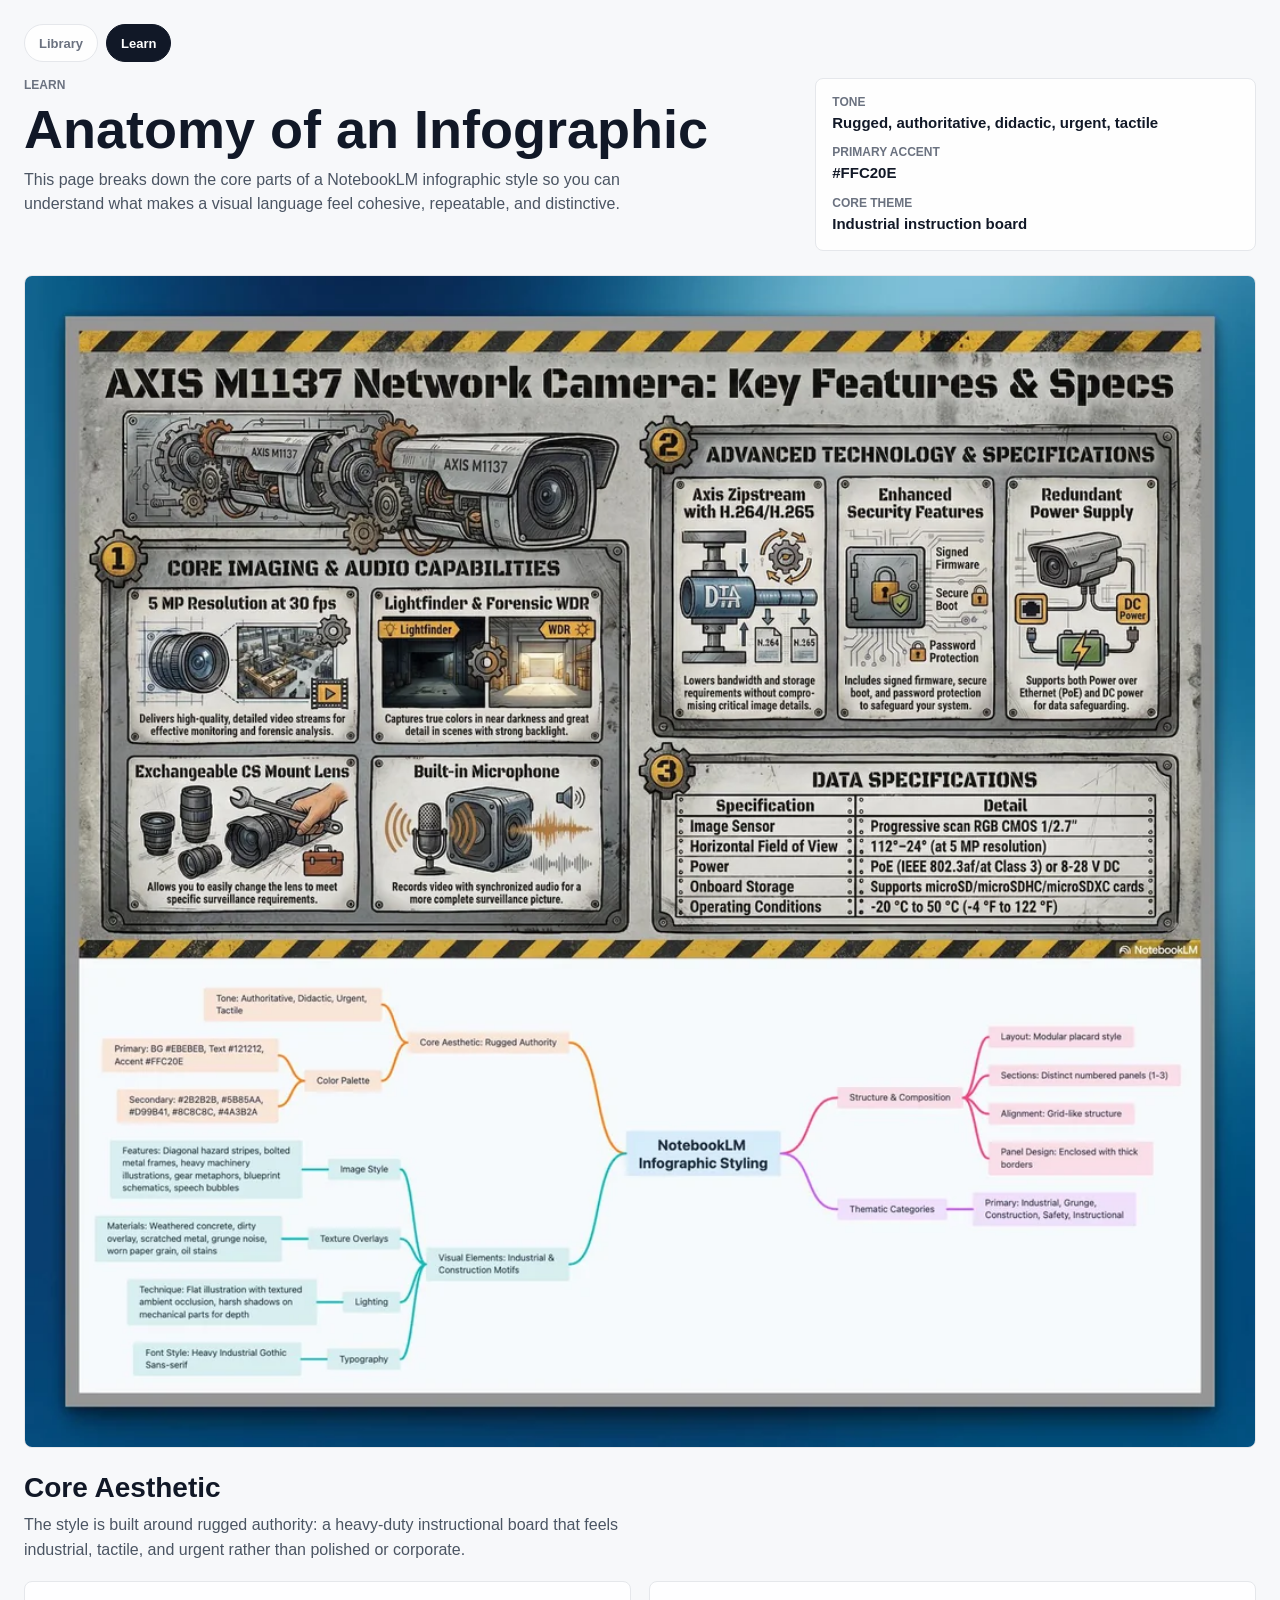
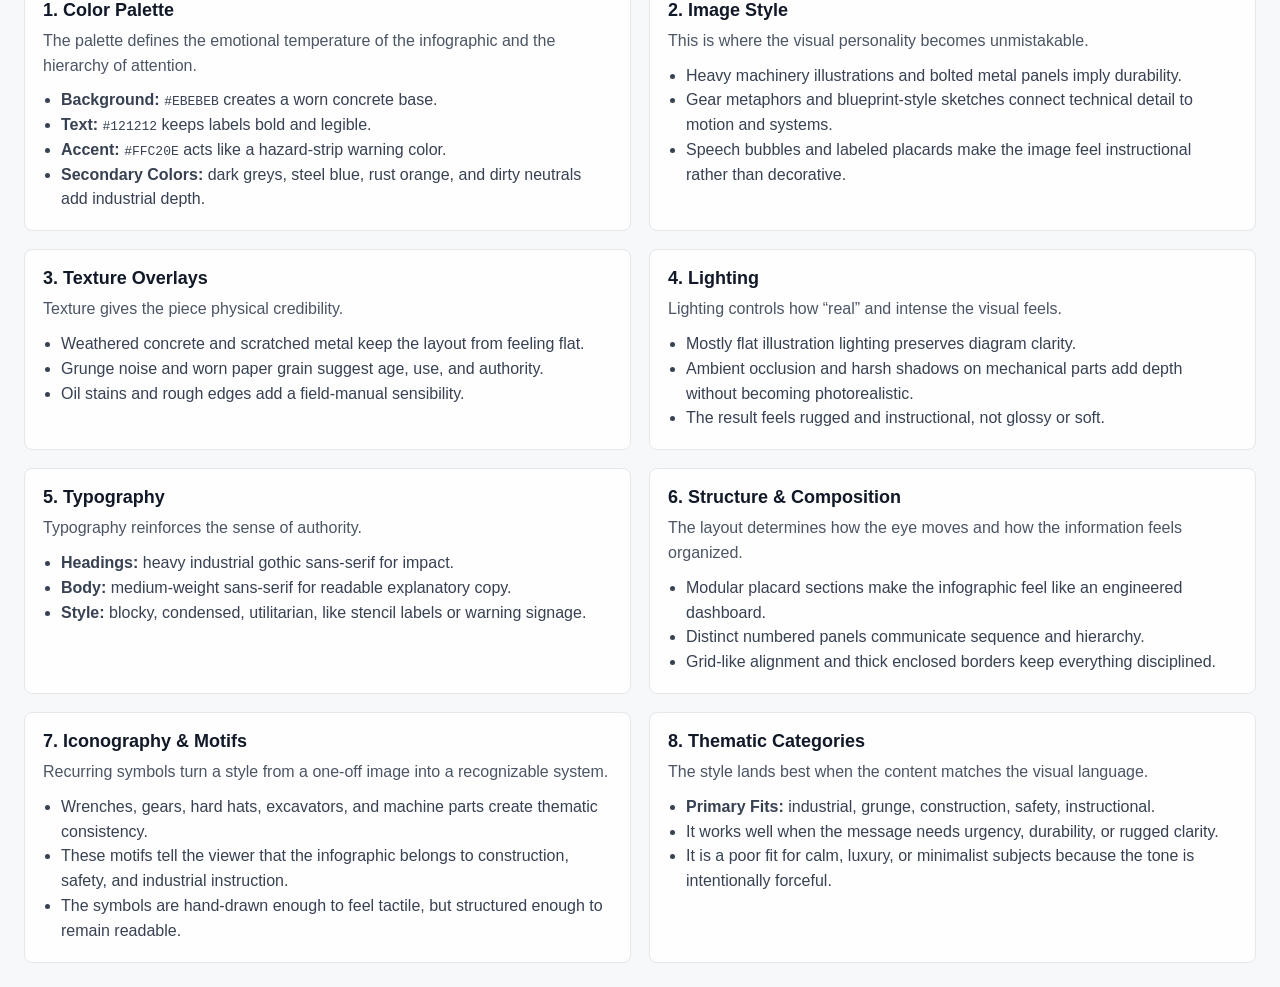
<file: learn.html>
<!DOCTYPE html>
<html>
<head>
  <meta charset="UTF-8" />
  <meta name="viewport" content="width=device-width, initial-scale=1" />
  <title>Learn Infographic Anatomy</title>
  <link rel="stylesheet" href="styles.css" />
</head>
<body>
  <nav class="top-nav">
    <a href="index.html" class="top-nav-link">Library</a>
    <a href="learn.html" class="top-nav-link active">Learn</a>
  </nav>

  <main class="learn-page">
    <section class="learn-hero">
      <div class="learn-hero-copy">
        <p class="learn-kicker">Learn</p>
        <h1>Anatomy of an Infographic</h1>
        <p class="learn-intro">
          This page breaks down the core parts of a NotebookLM infographic style so you can understand what makes a visual language feel cohesive, repeatable, and distinctive.
        </p>
      </div>
      <div class="learn-hero-meta">
        <div class="learn-meta-row"><span>Tone</span><strong>Rugged, authoritative, didactic, urgent, tactile</strong></div>
        <div class="learn-meta-row"><span>Primary Accent</span><strong>#FFC20E</strong></div>
        <div class="learn-meta-row"><span>Core Theme</span><strong>Industrial instruction board</strong></div>
      </div>
    </section>

    <section class="learn-visual">
      <img src="assets/images/anatomy-of-infographic-styling.png" alt="Anatomy of an infographic styling board with annotated mind map" />
    </section>

    <section class="learn-outline">
      <div class="learn-outline-band">
        <h2>Core Aesthetic</h2>
        <p>
          The style is built around rugged authority: a heavy-duty instructional board that feels industrial, tactile, and urgent rather than polished or corporate.
        </p>
      </div>
      <div class="learn-grid">
        <section class="learn-topic">
          <h3>1. Color Palette</h3>
          <p>The palette defines the emotional temperature of the infographic and the hierarchy of attention.</p>
          <ul>
            <li><strong>Background:</strong> <code>#EBEBEB</code> creates a worn concrete base.</li>
            <li><strong>Text:</strong> <code>#121212</code> keeps labels bold and legible.</li>
            <li><strong>Accent:</strong> <code>#FFC20E</code> acts like a hazard-strip warning color.</li>
            <li><strong>Secondary Colors:</strong> dark greys, steel blue, rust orange, and dirty neutrals add industrial depth.</li>
          </ul>
        </section>

        <section class="learn-topic">
          <h3>2. Image Style</h3>
          <p>This is where the visual personality becomes unmistakable.</p>
          <ul>
            <li>Heavy machinery illustrations and bolted metal panels imply durability.</li>
            <li>Gear metaphors and blueprint-style sketches connect technical detail to motion and systems.</li>
            <li>Speech bubbles and labeled placards make the image feel instructional rather than decorative.</li>
          </ul>
        </section>

        <section class="learn-topic">
          <h3>3. Texture Overlays</h3>
          <p>Texture gives the piece physical credibility.</p>
          <ul>
            <li>Weathered concrete and scratched metal keep the layout from feeling flat.</li>
            <li>Grunge noise and worn paper grain suggest age, use, and authority.</li>
            <li>Oil stains and rough edges add a field-manual sensibility.</li>
          </ul>
        </section>

        <section class="learn-topic">
          <h3>4. Lighting</h3>
          <p>Lighting controls how “real” and intense the visual feels.</p>
          <ul>
            <li>Mostly flat illustration lighting preserves diagram clarity.</li>
            <li>Ambient occlusion and harsh shadows on mechanical parts add depth without becoming photorealistic.</li>
            <li>The result feels rugged and instructional, not glossy or soft.</li>
          </ul>
        </section>

        <section class="learn-topic">
          <h3>5. Typography</h3>
          <p>Typography reinforces the sense of authority.</p>
          <ul>
            <li><strong>Headings:</strong> heavy industrial gothic sans-serif for impact.</li>
            <li><strong>Body:</strong> medium-weight sans-serif for readable explanatory copy.</li>
            <li><strong>Style:</strong> blocky, condensed, utilitarian, like stencil labels or warning signage.</li>
          </ul>
        </section>

        <section class="learn-topic">
          <h3>6. Structure &amp; Composition</h3>
          <p>The layout determines how the eye moves and how the information feels organized.</p>
          <ul>
            <li>Modular placard sections make the infographic feel like an engineered dashboard.</li>
            <li>Distinct numbered panels communicate sequence and hierarchy.</li>
            <li>Grid-like alignment and thick enclosed borders keep everything disciplined.</li>
          </ul>
        </section>

        <section class="learn-topic">
          <h3>7. Iconography &amp; Motifs</h3>
          <p>Recurring symbols turn a style from a one-off image into a recognizable system.</p>
          <ul>
            <li>Wrenches, gears, hard hats, excavators, and machine parts create thematic consistency.</li>
            <li>These motifs tell the viewer that the infographic belongs to construction, safety, and industrial instruction.</li>
            <li>The symbols are hand-drawn enough to feel tactile, but structured enough to remain readable.</li>
          </ul>
        </section>

        <section class="learn-topic">
          <h3>8. Thematic Categories</h3>
          <p>The style lands best when the content matches the visual language.</p>
          <ul>
            <li><strong>Primary Fits:</strong> industrial, grunge, construction, safety, instructional.</li>
            <li>It works well when the message needs urgency, durability, or rugged clarity.</li>
            <li>It is a poor fit for calm, luxury, or minimalist subjects because the tone is intentionally forceful.</li>
          </ul>
        </section>
      </div>
    </section>
  </main>
</body>
</html>
</file>
<file: styles.css>
:root {
  --bg: #f7f8fa;
  --surface: #ffffff;
  --text: #111827;
  --muted: #6b7280;
  --border: #e5e7eb;
  --chip: #f3f4f6;
  --chip-active: #111827;
}

* { box-sizing: border-box; }

body {
  margin: 0;
  font-family: Inter, Arial, sans-serif;
  padding: 24px;
  background: var(--bg);
  color: var(--text);
  overflow-x: hidden;
}

.top-nav {
  display: flex;
  gap: 8px;
  margin-bottom: 16px;
}

.top-nav-link {
  display: inline-flex;
  align-items: center;
  min-height: 38px;
  padding: 8px 14px;
  border-radius: 999px;
  background: rgba(255, 255, 255, 0.9);
  border: 1px solid var(--border);
  color: var(--muted);
  text-decoration: none;
  font-size: 13px;
  font-weight: 600;
}

.top-nav-link.active {
  background: #111827;
  border-color: #111827;
  color: #fff;
}

.page-header {
  display: flex;
  justify-content: space-between;
  gap: 16px;
  align-items: center;
  flex-wrap: wrap;
  margin-bottom: 14px;
}

h1 { margin: 0; }
h2 { margin: 0; font-size: 15px; }

.header-controls {
  display: flex;
  gap: 10px;
  align-items: center;
  flex-wrap: wrap;
}

.sort-control {
  display: inline-flex;
  align-items: center;
  gap: 8px;
  height: 48px;
  padding: 0 6px 0 10px;
  border: 1px solid var(--border);
  border-radius: 12px;
  background: var(--surface);
  color: var(--text);
}

.sort-label {
  color: var(--muted);
  font-size: 12px;
  font-weight: 600;
  line-height: 1;
}

.sort-segmented {
  display: inline-flex;
  gap: 4px;
  padding: 4px;
  border-radius: 10px;
  background: #f3f4f6;
}

.sort-option {
  border: none;
  background: transparent;
  color: var(--muted);
  padding: 8px 12px;
  min-height: 36px;
  border-radius: 8px;
  font-size: 12px;
  font-weight: 600;
  line-height: 1;
  white-space: nowrap;
}

.sort-option.active {
  background: #111827;
  color: #fff;
  box-shadow: none;
}

#search {
  min-width: 320px;
  height: 48px;
  padding: 10px 14px;
  border-radius: 12px;
  border: 1px solid var(--border);
  background: var(--surface);
  font-size: 14px;
}

button {
  min-height: 48px;
  padding: 10px 16px;
  border: 1px solid transparent;
  border-radius: 12px;
  background: #1f2937;
  color: #fff;
  cursor: pointer;
  font-size: 14px;
  font-weight: 600;
}

button:disabled {
  opacity: 0.6;
  cursor: wait;
}

#stats { margin-bottom: 14px; color: var(--muted); }

#filters { min-height: 0; }
#categories { margin-bottom: 18px; }
.filter-row { display: flex; gap: 8px; flex-wrap: wrap; }
.category-row { align-items: center; }

.library-shell {
  display: grid;
  grid-template-columns: 260px minmax(0, 1fr);
  gap: 20px;
  align-items: start;
}

.tag-sidebar {
  position: sticky;
  top: 24px;
  display: grid;
  gap: 12px;
  max-height: calc(100vh - 48px);
  padding: 14px;
  border: 1px solid var(--border);
  border-radius: 8px;
  background: rgba(255, 255, 255, 0.92);
  overflow: hidden;
}

.sidebar-header {
  display: flex;
  align-items: center;
  justify-content: space-between;
}

.tag-list {
  display: flex;
  flex-direction: column;
  gap: 8px;
  overflow-y: auto;
  padding-right: 4px;
  max-height: calc(100vh - 130px);
}

.library-main {
  min-width: 0;
}

.chip {
  border: 1px solid var(--border);
  background: var(--chip);
  color: var(--text);
  font-size: 13px;
  padding: 6px 10px;
}

.tag-chip {
  width: 100%;
  justify-content: flex-start;
  text-align: left;
  background: #fff;
}

.chip.active {
  background: var(--chip-active);
  color: #fff;
}

#grid {
  display: grid;
  grid-template-columns: repeat(auto-fill, minmax(280px, 1fr));
  gap: 20px;
}

.card {
  background: var(--surface);
  border-radius: 14px;
  overflow: hidden;
  box-shadow: 0 6px 22px rgba(17, 24, 39, 0.08);
  transition: transform 0.18s ease, box-shadow 0.18s ease;
}

.card:hover {
  transform: translateY(-4px);
  box-shadow: 0 12px 28px rgba(17, 24, 39, 0.14);
}

.card-link { text-decoration: none; color: inherit; display: block; }

.card-image-wrap {
  position: relative;
  aspect-ratio: 16 / 10;
  overflow: hidden;
}

.card-image-wrap img {
  width: 100%;
  height: 100%;
  object-fit: cover;
  transition: transform 0.2s ease;
}

.card-placeholder {
  width: 100%;
  height: 100%;
  display: grid;
  align-content: end;
  gap: 8px;
  padding: 18px;
  background:
    radial-gradient(circle at top left, rgba(99, 102, 241, 0.16), transparent 35%),
    linear-gradient(135deg, #eef2ff, #f8fafc 58%, #ffffff);
  color: var(--text);
}

.card-placeholder-label {
  display: inline-flex;
  width: fit-content;
  padding: 5px 8px;
  border-radius: 999px;
  font-size: 11px;
  font-weight: 700;
  background: rgba(17, 24, 39, 0.08);
  color: #312e81;
}

.card-placeholder h4 {
  margin: 0;
  font-size: 22px;
  line-height: 1.05;
}

.card-placeholder p {
  margin: 0;
  color: #475569;
  font-size: 13px;
}

.card:hover .card-image-wrap img { transform: scale(1.03); }

.badge {
  position: absolute;
  top: 10px;
  left: 10px;
  background: rgba(17, 24, 39, 0.85);
  color: #fff;
  padding: 5px 9px;
  border-radius: 999px;
  font-size: 12px;
  z-index: 1;
}

.card-body { padding: 12px; }
.card h3 { margin: 0 0 8px; font-size: 17px; }
.card p { margin: 0; color: var(--muted); font-size: 14px; }
.image-pending { color: #92400e; background: #fffbeb; border: 1px solid #fde68a; padding: 10px; border-radius: 8px; }

.back-link { display: inline-block; margin-bottom: 14px; }
.detail-card {
  background: var(--surface);
  border-radius: 14px;
  padding: 18px;
  box-shadow: 0 6px 22px rgba(17, 24, 39, 0.08);
}

.prompt {
  white-space: pre-wrap;
  background: #f3f4f6;
  padding: 14px;
  border-radius: 10px;
  margin-top: 10px;
  font-family: ui-monospace, SFMono-Regular, Menlo, monospace;
}

.detail-image {
  width: 100%;
  max-width: 1000px;
  aspect-ratio: 8 / 5;
  object-fit: contain;
  display: block;
  margin: 20px auto;
  border-radius: 10px;
  background: #fff;
  cursor: zoom-in;
}

.detail-preview-empty {
  display: grid;
  gap: 12px;
  max-width: 1000px;
  margin: 20px auto;
  padding: 24px;
  border: 1px solid var(--border);
  border-radius: 8px;
  background: linear-gradient(135deg, #f8fafc, #eef2ff);
}

.detail-preview-empty h3,
.detail-preview-empty p {
  margin: 0;
}

.detail-tags {
  display: flex;
  flex-wrap: wrap;
  gap: 8px;
}

.detail-tag {
  display: inline-flex;
  padding: 6px 10px;
  border-radius: 999px;
  background: rgba(17, 24, 39, 0.08);
  color: #1f2937;
  font-size: 13px;
}

.zoom-hint { color: var(--muted); font-size: 12px; text-align: center; margin: -8px 0 12px; }
.zoom-modal { position: fixed; inset: 0; background: rgba(0, 0, 0, 0.88); display: none; align-items: center; justify-content: center; padding: 24px; z-index: 1000; }
.zoom-modal.open { display: flex; }
.zoom-modal img { max-width: 95vw; max-height: 90vh; width: auto; height: auto; object-fit: contain; border-radius: 8px; background: #111; }
.zoom-close { position: absolute; top: 16px; right: 20px; font-size: 32px; color: #fff; background: transparent; border: none; cursor: pointer; line-height: 1; }

.learn-page {
  display: grid;
  gap: 24px;
}

.learn-hero {
  display: grid;
  grid-template-columns: minmax(0, 1.4fr) minmax(280px, 0.8fr);
  gap: 20px;
  align-items: start;
}

.learn-kicker {
  margin: 0 0 10px;
  color: var(--muted);
  font-size: 12px;
  font-weight: 700;
  text-transform: uppercase;
}

.learn-hero-copy h1 {
  margin: 0 0 12px;
  font-size: clamp(34px, 5vw, 54px);
  line-height: 1;
}

.learn-intro {
  max-width: 70ch;
  margin: 0;
  color: #4b5563;
  font-size: 16px;
  line-height: 1.5;
}

.learn-hero-meta {
  display: grid;
  gap: 12px;
  padding: 16px;
  border: 1px solid var(--border);
  border-radius: 8px;
  background: rgba(255, 255, 255, 0.9);
}

.learn-meta-row {
  display: grid;
  gap: 4px;
}

.learn-meta-row span {
  color: var(--muted);
  font-size: 12px;
  font-weight: 600;
  text-transform: uppercase;
}

.learn-meta-row strong {
  font-size: 15px;
  line-height: 1.35;
}

.learn-visual {
  border: 1px solid var(--border);
  border-radius: 8px;
  overflow: hidden;
  background: #fff;
}

.learn-visual img {
  display: block;
  width: 100%;
  height: auto;
}

.learn-outline {
  display: grid;
  gap: 18px;
}

.learn-outline-band {
  max-width: 72ch;
}

.learn-outline-band h2 {
  margin: 0 0 8px;
  font-size: 28px;
}

.learn-outline-band p {
  margin: 0;
  color: #4b5563;
  line-height: 1.6;
}

.learn-grid {
  display: grid;
  grid-template-columns: repeat(2, minmax(0, 1fr));
  gap: 18px;
}

.learn-topic {
  padding: 18px;
  border: 1px solid var(--border);
  border-radius: 8px;
  background: rgba(255, 255, 255, 0.92);
}

.learn-topic h3 {
  margin: 0 0 8px;
  font-size: 18px;
}

.learn-topic p {
  margin: 0 0 10px;
  color: #4b5563;
  line-height: 1.55;
}

.learn-topic ul {
  margin: 0;
  padding-left: 18px;
  color: #374151;
  line-height: 1.55;
}

@media (max-width: 980px) {
  .page-header,
  .header-controls {
    align-items: stretch;
  }

  .header-controls {
    width: 100%;
  }

  #search {
    min-width: 0;
    width: 100%;
  }

  .library-shell {
    grid-template-columns: 1fr;
  }

  .tag-sidebar {
    position: static;
    max-height: none;
  }

  .tag-list {
    max-height: 220px;
  }

  .sort-control {
    width: 100%;
    justify-content: space-between;
  }

  .learn-hero,
  .learn-grid {
    grid-template-columns: 1fr;
  }
}
</file>
